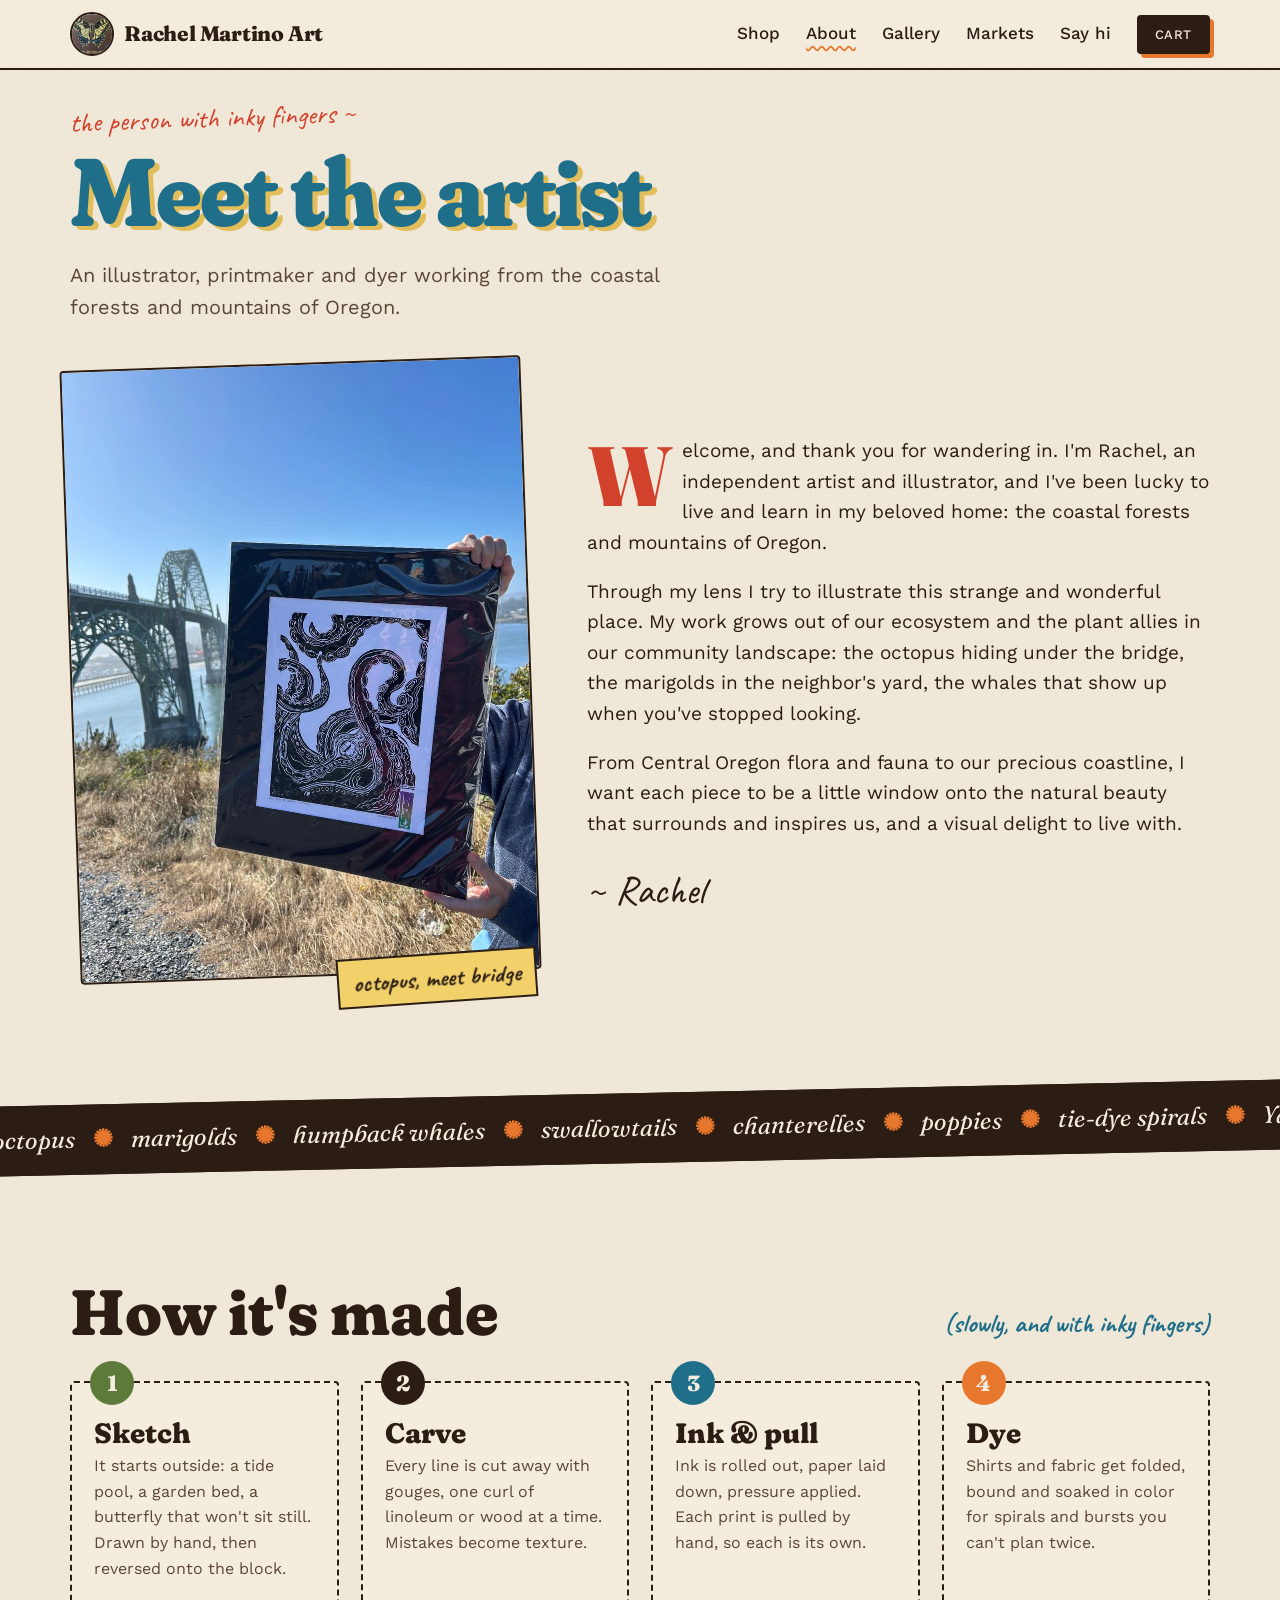
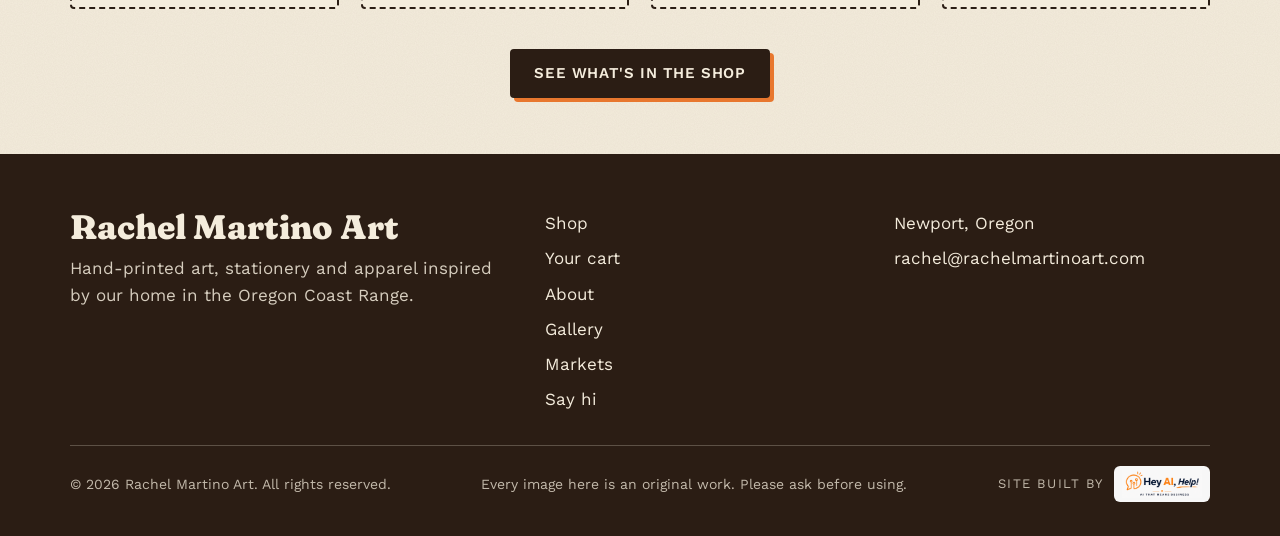
<file: public/about.html>
<!doctype html>
<html lang="en">
<head>
<meta charset="utf-8">
<meta name="viewport" content="width=device-width, initial-scale=1">
<title>About | Rachel Martino Art</title>
<meta name="description" content="Meet Rachel Martino, an independent artist and illustrator on the Oregon coast, and see how her block prints and hand-dyed pieces are made.">
<meta property="og:title" content="About | Rachel Martino Art">
<meta property="og:description" content="Meet Rachel Martino, an independent artist and illustrator on the Oregon coast, and see how her block prints and hand-dyed pieces are made.">
<meta property="og:image" content="https://rachelmartinoart.com/images/art/IMG_8684-1600.jpg">
<link rel="icon" href="images/logo.jpg">
<link rel="preconnect" href="https://fonts.googleapis.com">
<link rel="preconnect" href="https://fonts.gstatic.com" crossorigin>
<link href="https://fonts.googleapis.com/css2?family=Fraunces:ital,opsz,wght,SOFT,WONK@0,9..144,400..900,100,1;1,9..144,400..900,100,1&family=Caveat:wght@500;700&family=Work+Sans:wght@400;500;600&display=swap" rel="stylesheet">
<link rel="stylesheet" href="styles.css">
</head>
<body>

<header class="top">
  <div class="wrap">
    <a class="logo" href="index.html" aria-label="Rachel Martino Art home">
      <img src="images/logo.jpg" alt="">
      <span>Rachel Martino Art</span>
    </a>
    <a class="btn cart-btn cart-mobile" href="#" data-cart-open aria-label="Open cart"><svg width="18" height="18" viewBox="0 0 24 24" fill="none" stroke="currentColor" stroke-width="2.2" stroke-linecap="round" stroke-linejoin="round" aria-hidden="true"><path d="M5 8h14l-1.2 12H6.2z"/><path d="M9 8V6a3 3 0 0 1 6 0v2"/></svg><span class="count" data-cart-count hidden>0</span></a>
    <button class="menu-btn" aria-expanded="false" aria-controls="nav">Menu</button>
    <nav class="links" id="nav">
      <a href="shop.html">Shop</a>
      <a href="about.html" aria-current="page">About</a>
      <a href="gallery.html">Gallery</a>
      <a href="markets.html">Markets</a>
      <a href="contact.html">Say hi</a>
      <a class="btn cart-btn" href="#" data-cart-open>Cart <span class="count" data-cart-count hidden>0</span></a>
    </nav>
  </div>
</header>

<main>

  <div class="page-head">
    <div class="wrap">
      <span class="eyebrow">the person with inky fingers ~</span>
      <h1><span class="print l2" data-text="Meet the artist">Meet the artist</span></h1>
      <p>An illustrator, printmaker and dyer working from the coastal forests and mountains of Oregon.</p>
    </div>
  </div>
  <section class="about">
    <div class="wrap">
      <div class="pic">
        <img src="images/art/IMG_8623-900.jpg" alt="A framed octopus block print held up in front of the Yaquina Bay Bridge">
        <span class="hand">octopus, meet bridge</span>
      </div>
      <div>
        <p class="drop">Welcome, and thank you for wandering in. I'm Rachel, an independent artist and illustrator, and I've been lucky to live and learn in my beloved home: the coastal forests and mountains of Oregon.</p>
        <p>Through my lens I try to illustrate this strange and wonderful place. My work grows out of our ecosystem and the plant allies in our community landscape: the octopus hiding under the bridge, the marigolds in the neighbor's yard, the whales that show up when you've stopped looking.</p>
        <p>From Central Oregon flora and fauna to our precious coastline, I want each piece to be a little window onto the natural beauty that surrounds and inspires us, and a visual delight to live with.</p>
        <div class="sig">~ Rachel</div>
      </div>
    </div>
  </section>

  <div class="marquee" aria-hidden="true"><div class="track"><span>octopus</span><b>✺</b><span>marigolds</span><b>✺</b><span>humpback whales</span><b>✺</b><span>swallowtails</span><b>✺</b><span>chanterelles</span><b>✺</b><span>poppies</span><b>✺</b><span>tie-dye spirals</span><b>✺</b><span>Yaquina Bay</span><b>✺</b><span>octopus</span><b>✺</b><span>marigolds</span><b>✺</b><span>humpback whales</span><b>✺</b><span>swallowtails</span><b>✺</b><span>chanterelles</span><b>✺</b><span>poppies</span><b>✺</b><span>tie-dye spirals</span><b>✺</b><span>Yaquina Bay</span><b>✺</b></div></div>

  <section class="process">
    <div class="wrap">
      <div class="sec-head">
        <h2>How it's made</h2>
        <span class="hand">(slowly, and with inky fingers)</span>
      </div>
      <div class="steps">
        <div class="step" style="--c:var(--moss)"><h3>Sketch</h3><p>It starts outside: a tide pool, a garden bed, a butterfly that won't sit still. Drawn by hand, then reversed onto the block.</p></div>
        <div class="step" style="--c:var(--ink)"><h3>Carve</h3><p>Every line is cut away with gouges, one curl of linoleum or wood at a time. Mistakes become texture.</p></div>
        <div class="step" style="--c:var(--tide)"><h3>Ink &amp; pull</h3><p>Ink is rolled out, paper laid down, pressure applied. Each print is pulled by hand, so each is its own.</p></div>
        <div class="step" style="--c:var(--marigold)"><h3>Dye</h3><p>Shirts and fabric get folded, bound and soaked in color for spirals and bursts you can't plan twice.</p></div>
      </div>
      <div class="more"><a class="btn" href="shop.html">See what's in the shop</a></div>
    </div>
  </section>
</main>

<footer>
  <div class="wrap">
    <div>
      <h3>Rachel Martino Art</h3>
      <p style="margin:0;opacity:.85">Hand-printed art, stationery and apparel inspired by our home in the Oregon Coast Range.</p>
    </div>
    <div>
      <ul>
        <li><a href="shop.html">Shop</a></li>
        <li><a href="#" data-cart-open>Your cart</a></li>
        <li><a href="about.html">About</a></li>
        <li><a href="gallery.html">Gallery</a></li>
        <li><a href="markets.html">Markets</a></li>
        <li><a href="contact.html">Say hi</a></li>
      </ul>
    </div>
    <div>
      <ul>
        <li>Newport, Oregon</li>
        <li><a href="mailto:rachel@rachelmartinoart.com">rachel@rachelmartinoart.com</a></li>
      </ul>
    </div>
    <div class="fine">
      <span>© <span class="yr"></span> Rachel Martino Art. All rights reserved.</span>
      <span>Every image here is an original work. Please ask before using.</span>
      <span class="built-by">Site built by
        <a href="https://heyaihelp.com" target="_blank" rel="noopener" aria-label="Hey AI, Help! (opens HeyAIHelp.com)"><img src="images/heyaihelp-logo.png" alt="Hey AI, Help! AI that means business" width="440" height="154" loading="lazy"></a>
      </span>
    </div>
  </div>
</footer>

<script src="catalog.js"></script>
<script src="cart-math.js"></script>
<script src="site.js"></script>
</body>
</html>
</file>
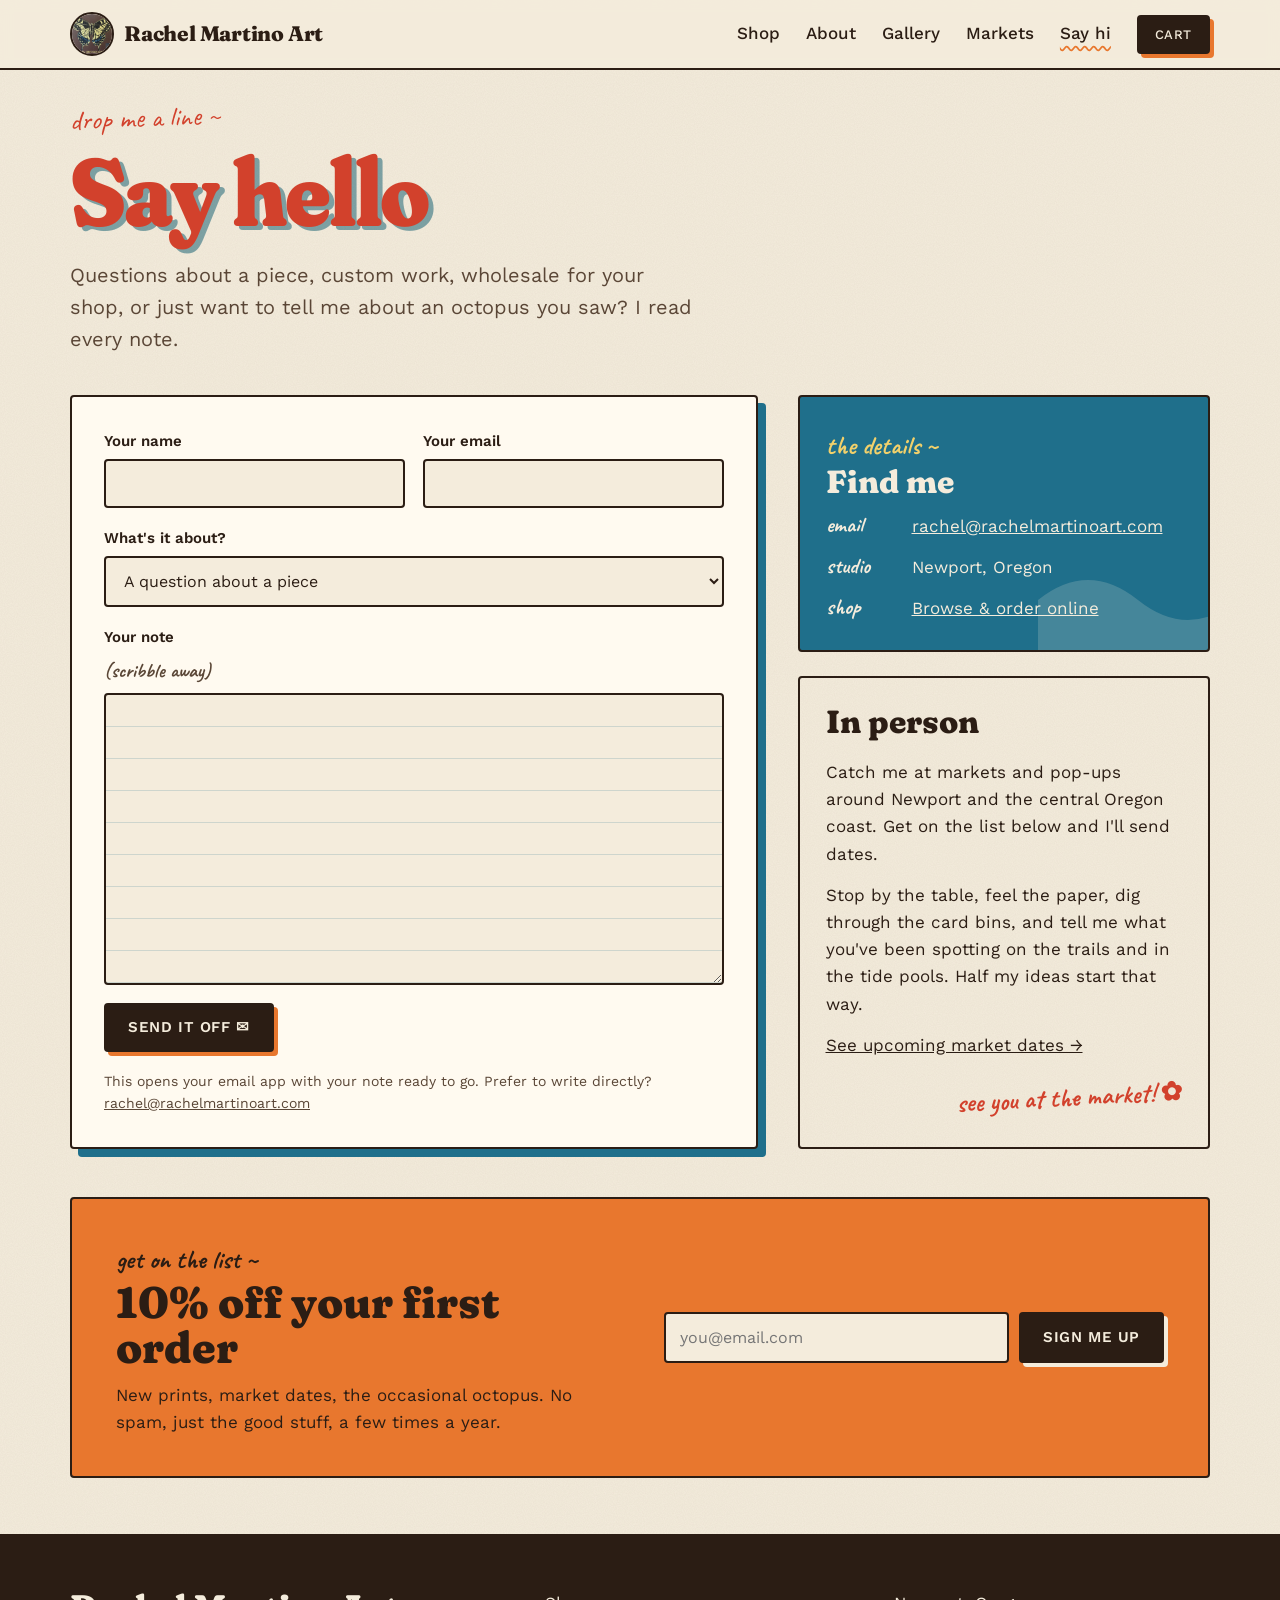
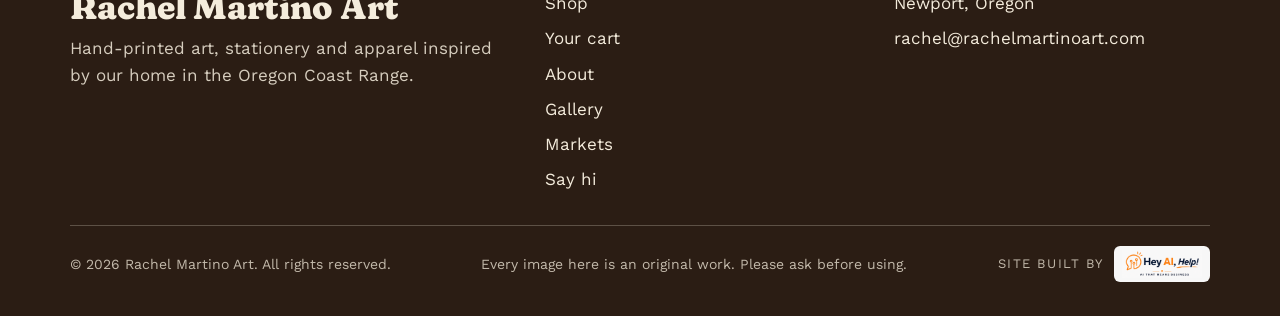
<file: public/contact.html>
<!doctype html>
<html lang="en">
<head>
<meta charset="utf-8">
<meta name="viewport" content="width=device-width, initial-scale=1">
<title>Say hi | Rachel Martino Art</title>
<meta name="description" content="Get in touch with Rachel Martino about prints, custom work, wholesale or markets on the Oregon coast.">
<meta property="og:title" content="Say hi | Rachel Martino Art">
<meta property="og:description" content="Get in touch with Rachel Martino about prints, custom work, wholesale or markets on the Oregon coast.">
<meta property="og:image" content="https://rachelmartinoart.com/images/art/IMG_8684-1600.jpg">
<link rel="icon" href="images/logo.jpg">
<link rel="preconnect" href="https://fonts.googleapis.com">
<link rel="preconnect" href="https://fonts.gstatic.com" crossorigin>
<link href="https://fonts.googleapis.com/css2?family=Fraunces:ital,opsz,wght,SOFT,WONK@0,9..144,400..900,100,1;1,9..144,400..900,100,1&family=Caveat:wght@500;700&family=Work+Sans:wght@400;500;600&display=swap" rel="stylesheet">
<link rel="stylesheet" href="styles.css">
</head>
<body>

<header class="top">
  <div class="wrap">
    <a class="logo" href="index.html" aria-label="Rachel Martino Art home">
      <img src="images/logo.jpg" alt="">
      <span>Rachel Martino Art</span>
    </a>
    <a class="btn cart-btn cart-mobile" href="#" data-cart-open aria-label="Open cart"><svg width="18" height="18" viewBox="0 0 24 24" fill="none" stroke="currentColor" stroke-width="2.2" stroke-linecap="round" stroke-linejoin="round" aria-hidden="true"><path d="M5 8h14l-1.2 12H6.2z"/><path d="M9 8V6a3 3 0 0 1 6 0v2"/></svg><span class="count" data-cart-count hidden>0</span></a>
    <button class="menu-btn" aria-expanded="false" aria-controls="nav">Menu</button>
    <nav class="links" id="nav">
      <a href="shop.html">Shop</a>
      <a href="about.html">About</a>
      <a href="gallery.html">Gallery</a>
      <a href="markets.html">Markets</a>
      <a href="contact.html" aria-current="page">Say hi</a>
      <a class="btn cart-btn" href="#" data-cart-open>Cart <span class="count" data-cart-count hidden>0</span></a>
    </nav>
  </div>
</header>

<main>

  <div class="page-head">
    <div class="wrap">
      <span class="eyebrow">drop me a line ~</span>
      <h1><span class="print l3" data-text="Say hello">Say hello</span></h1>
      <p>Questions about a piece, custom work, wholesale for your shop, or just want to tell me about an octopus you saw? I read every note.</p>
    </div>
  </div>
  <section class="contact">
    <div class="wrap">
      <div>
        <form class="note" id="contact-form">
          <div class="two">
            <label>Your name <input name="name" required autocomplete="name"></label>
            <label>Your email <input name="email" type="email" required autocomplete="email"></label>
          </div>
          <label>What's it about?
            <select name="topic">
              <option>A question about a piece</option>
              <option>Custom work or a commission</option>
              <option>Wholesale / stocking my work</option>
              <option>Markets &amp; events</option>
              <option>An order I placed</option>
              <option>Just saying hi</option>
            </select>
          </label>
          <label>Your note <span class="hand">(scribble away)</span>
            <textarea name="message" required></textarea>
          </label>
          <button class="btn" type="submit">Send it off ✉</button>
          <p class="fine">This opens your email app with your note ready to go. Prefer to write directly? <a href="mailto:rachel@rachelmartinoart.com">rachel@rachelmartinoart.com</a></p>
          <p class="sent" id="sent">thank you! I'll write back soon ✿</p>
        </form>
      </div>
      <aside class="side">
        <div class="panel sea">
          <span class="hand">the details ~</span>
          <h2>Find me</h2>
          <ul>
            <li><b>email</b><a href="mailto:rachel@rachelmartinoart.com">rachel@rachelmartinoart.com</a></li>
            <li><b>studio</b><span>Newport, Oregon</span></li>
            <li><b>shop</b><a href="shop.html">Browse &amp; order online</a></li>
          </ul>
          <svg class="wave" viewBox="0 0 100 100" aria-hidden="true"><path d="M0 60 Q25 40 50 60 T100 60 V100 H0Z" fill="#f4ecdc"/></svg>
        </div>
        <div class="panel">
          <h2>In person</h2>
          <p style="margin:8px 0 0">Catch me at markets and pop-ups around Newport and the central Oregon coast. Get on the list below and I'll send dates.</p>
          <p style="margin:14px 0 0">Stop by the table, feel the paper, dig through the card bins, and tell me what you've been spotting on the trails and in the tide pools. Half my ideas start that way.</p>
          <p style="margin:14px 0 0"><a href="markets.html">See upcoming market dates →</a></p>
          <span class="hand doodle" aria-hidden="true">see you at the market! ✿</span>
        </div>
      </aside>
    </div>

    <div class="wrap">
      <div class="panel sun band">
        <div>
          <span class="hand">get on the list ~</span>
          <h2>10% off your first order</h2>
          <p>New prints, market dates, the occasional octopus. No spam, just the good stuff, a few times a year.</p>
        </div>
        <div>
          <form class="list" id="list-form">
            <label for="email" class="sr">Email</label>
            <input id="email" type="email" required placeholder="you@email.com">
            <button class="btn" type="submit">Sign me up</button>
          </form>
          <p id="list-msg" class="hand" style="font-size:24px;margin:12px 0 0" hidden></p>
        </div>
      </div>
    </div>
  </section>
</main>

<footer>
  <div class="wrap">
    <div>
      <h3>Rachel Martino Art</h3>
      <p style="margin:0;opacity:.85">Hand-printed art, stationery and apparel inspired by our home in the Oregon Coast Range.</p>
    </div>
    <div>
      <ul>
        <li><a href="shop.html">Shop</a></li>
        <li><a href="#" data-cart-open>Your cart</a></li>
        <li><a href="about.html">About</a></li>
        <li><a href="gallery.html">Gallery</a></li>
        <li><a href="markets.html">Markets</a></li>
        <li><a href="contact.html">Say hi</a></li>
      </ul>
    </div>
    <div>
      <ul>
        <li>Newport, Oregon</li>
        <li><a href="mailto:rachel@rachelmartinoart.com">rachel@rachelmartinoart.com</a></li>
      </ul>
    </div>
    <div class="fine">
      <span>© <span class="yr"></span> Rachel Martino Art. All rights reserved.</span>
      <span>Every image here is an original work. Please ask before using.</span>
      <span class="built-by">Site built by
        <a href="https://heyaihelp.com" target="_blank" rel="noopener" aria-label="Hey AI, Help! (opens HeyAIHelp.com)"><img src="images/heyaihelp-logo.png" alt="Hey AI, Help! AI that means business" width="440" height="154" loading="lazy"></a>
      </span>
    </div>
  </div>
</footer>

<script src="catalog.js"></script>
<script src="cart-math.js"></script>
<script src="site.js"></script>
</body>
</html>
</file>
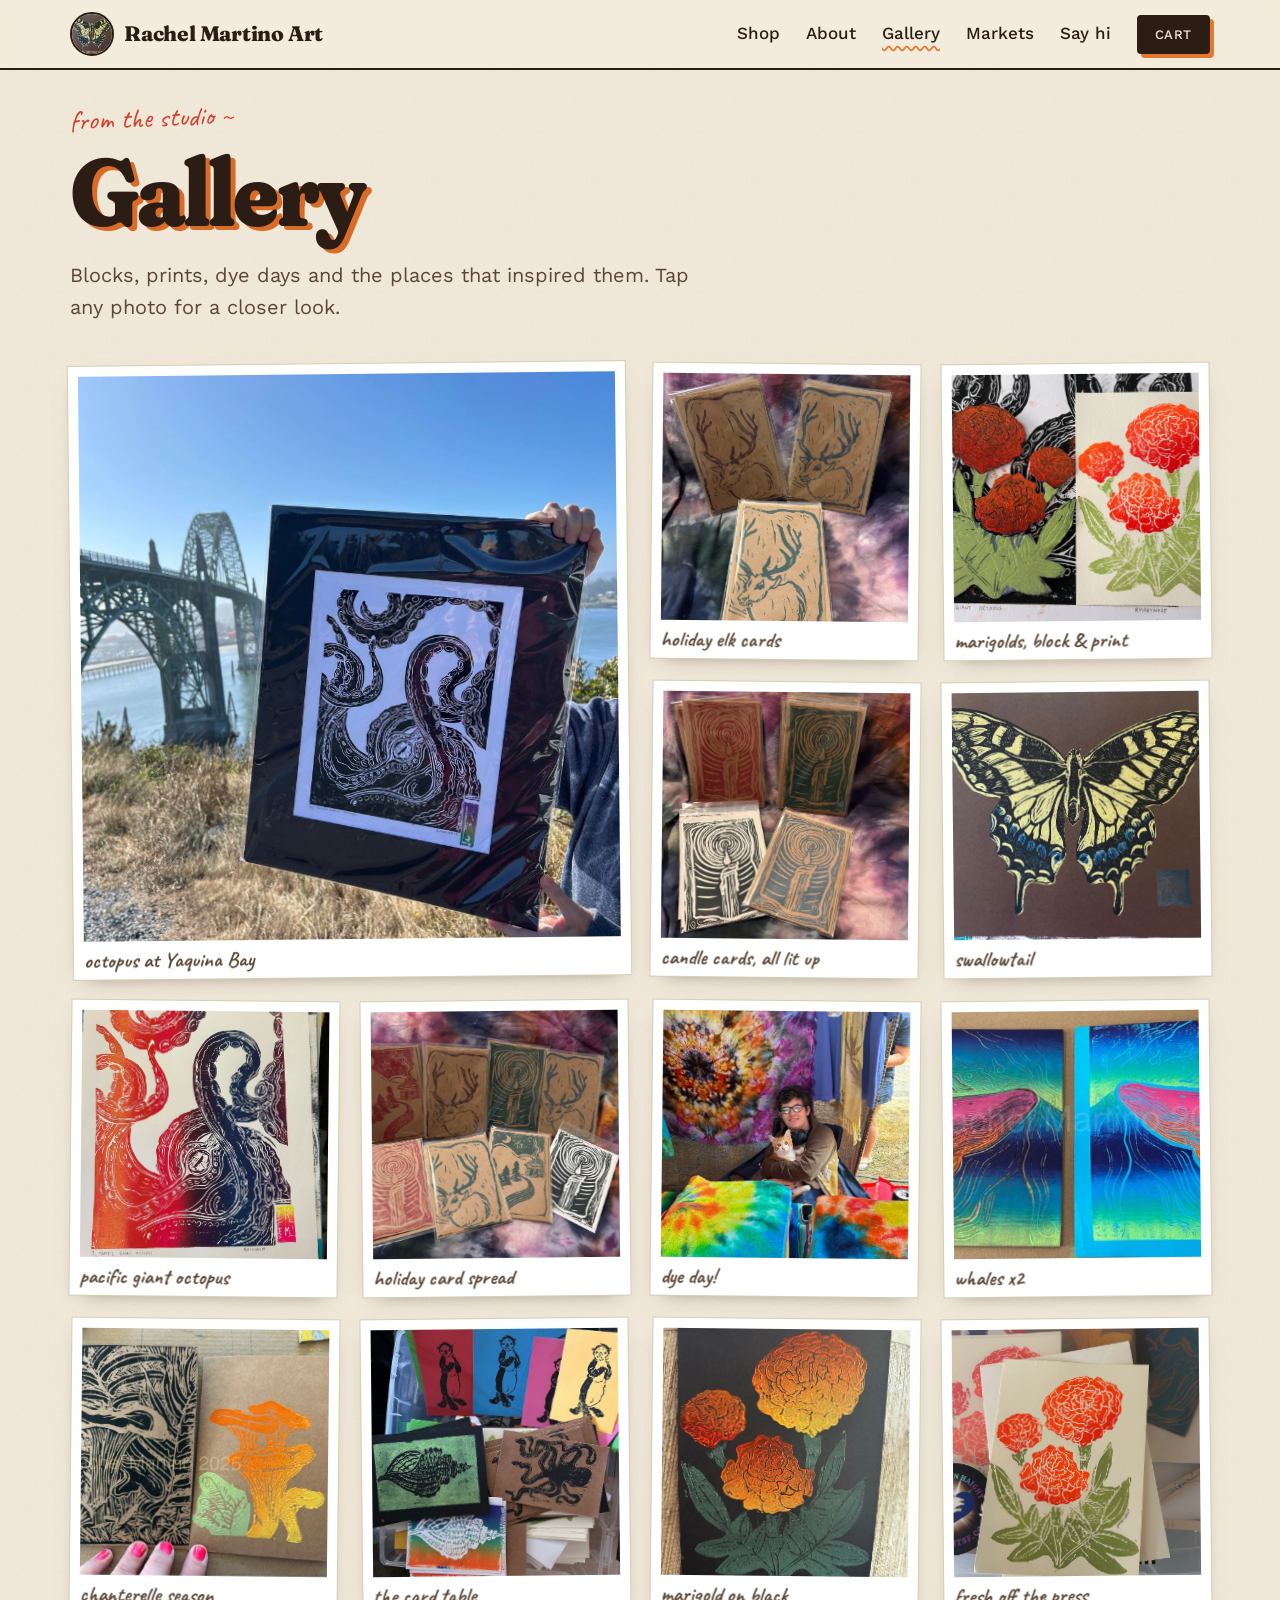
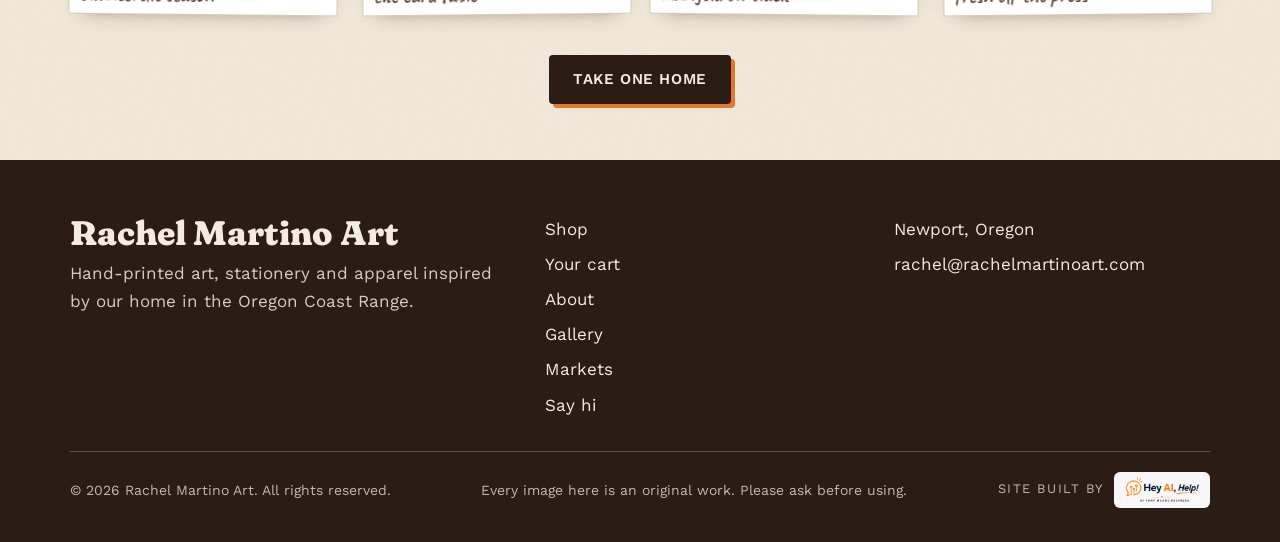
<file: public/gallery.html>
<!doctype html>
<html lang="en">
<head>
<meta charset="utf-8">
<meta name="viewport" content="width=device-width, initial-scale=1">
<title>Gallery | Rachel Martino Art</title>
<meta name="description" content="A gallery of Rachel Martino's hand-carved block prints, cards and tie-dye, from the studio and around the Oregon coast.">
<meta property="og:title" content="Gallery | Rachel Martino Art">
<meta property="og:description" content="A gallery of Rachel Martino's hand-carved block prints, cards and tie-dye, from the studio and around the Oregon coast.">
<meta property="og:image" content="https://rachelmartinoart.com/images/art/IMG_8684-1600.jpg">
<link rel="icon" href="images/logo.jpg">
<link rel="preconnect" href="https://fonts.googleapis.com">
<link rel="preconnect" href="https://fonts.gstatic.com" crossorigin>
<link href="https://fonts.googleapis.com/css2?family=Fraunces:ital,opsz,wght,SOFT,WONK@0,9..144,400..900,100,1;1,9..144,400..900,100,1&family=Caveat:wght@500;700&family=Work+Sans:wght@400;500;600&display=swap" rel="stylesheet">
<link rel="stylesheet" href="styles.css">
</head>
<body>

<header class="top">
  <div class="wrap">
    <a class="logo" href="index.html" aria-label="Rachel Martino Art home">
      <img src="images/logo.jpg" alt="">
      <span>Rachel Martino Art</span>
    </a>
    <a class="btn cart-btn cart-mobile" href="#" data-cart-open aria-label="Open cart"><svg width="18" height="18" viewBox="0 0 24 24" fill="none" stroke="currentColor" stroke-width="2.2" stroke-linecap="round" stroke-linejoin="round" aria-hidden="true"><path d="M5 8h14l-1.2 12H6.2z"/><path d="M9 8V6a3 3 0 0 1 6 0v2"/></svg><span class="count" data-cart-count hidden>0</span></a>
    <button class="menu-btn" aria-expanded="false" aria-controls="nav">Menu</button>
    <nav class="links" id="nav">
      <a href="shop.html">Shop</a>
      <a href="about.html">About</a>
      <a href="gallery.html" aria-current="page">Gallery</a>
      <a href="markets.html">Markets</a>
      <a href="contact.html">Say hi</a>
      <a class="btn cart-btn" href="#" data-cart-open>Cart <span class="count" data-cart-count hidden>0</span></a>
    </nav>
  </div>
</header>

<main>

  <div class="page-head">
    <div class="wrap">
      <span class="eyebrow">from the studio ~</span>
      <h1><span class="print " data-text="Gallery">Gallery</span></h1>
      <p>Blocks, prints, dye days and the places that inspired them. Tap any photo for a closer look.</p>
    </div>
  </div>
  <section class="gallery">
    <div class="wrap">
      <div class="cols" id="gallery-cols"></div>
      <div class="more"><a class="btn" href="shop.html">Take one home</a></div>
    </div>
  </section>
</main>

<footer>
  <div class="wrap">
    <div>
      <h3>Rachel Martino Art</h3>
      <p style="margin:0;opacity:.85">Hand-printed art, stationery and apparel inspired by our home in the Oregon Coast Range.</p>
    </div>
    <div>
      <ul>
        <li><a href="shop.html">Shop</a></li>
        <li><a href="#" data-cart-open>Your cart</a></li>
        <li><a href="about.html">About</a></li>
        <li><a href="gallery.html">Gallery</a></li>
        <li><a href="markets.html">Markets</a></li>
        <li><a href="contact.html">Say hi</a></li>
      </ul>
    </div>
    <div>
      <ul>
        <li>Newport, Oregon</li>
        <li><a href="mailto:rachel@rachelmartinoart.com">rachel@rachelmartinoart.com</a></li>
      </ul>
    </div>
    <div class="fine">
      <span>© <span class="yr"></span> Rachel Martino Art. All rights reserved.</span>
      <span>Every image here is an original work. Please ask before using.</span>
      <span class="built-by">Site built by
        <a href="https://heyaihelp.com" target="_blank" rel="noopener" aria-label="Hey AI, Help! (opens HeyAIHelp.com)"><img src="images/heyaihelp-logo.png" alt="Hey AI, Help! AI that means business" width="440" height="154" loading="lazy"></a>
      </span>
    </div>
  </div>
</footer>

<dialog id="lightbox">
  <button class="x" aria-label="Close">×</button>
  <img alt="">
  <p></p>
</dialog>

<script src="catalog.js"></script>
<script src="cart-math.js"></script>
<script src="site.js"></script>
</body>
</html>
</file>
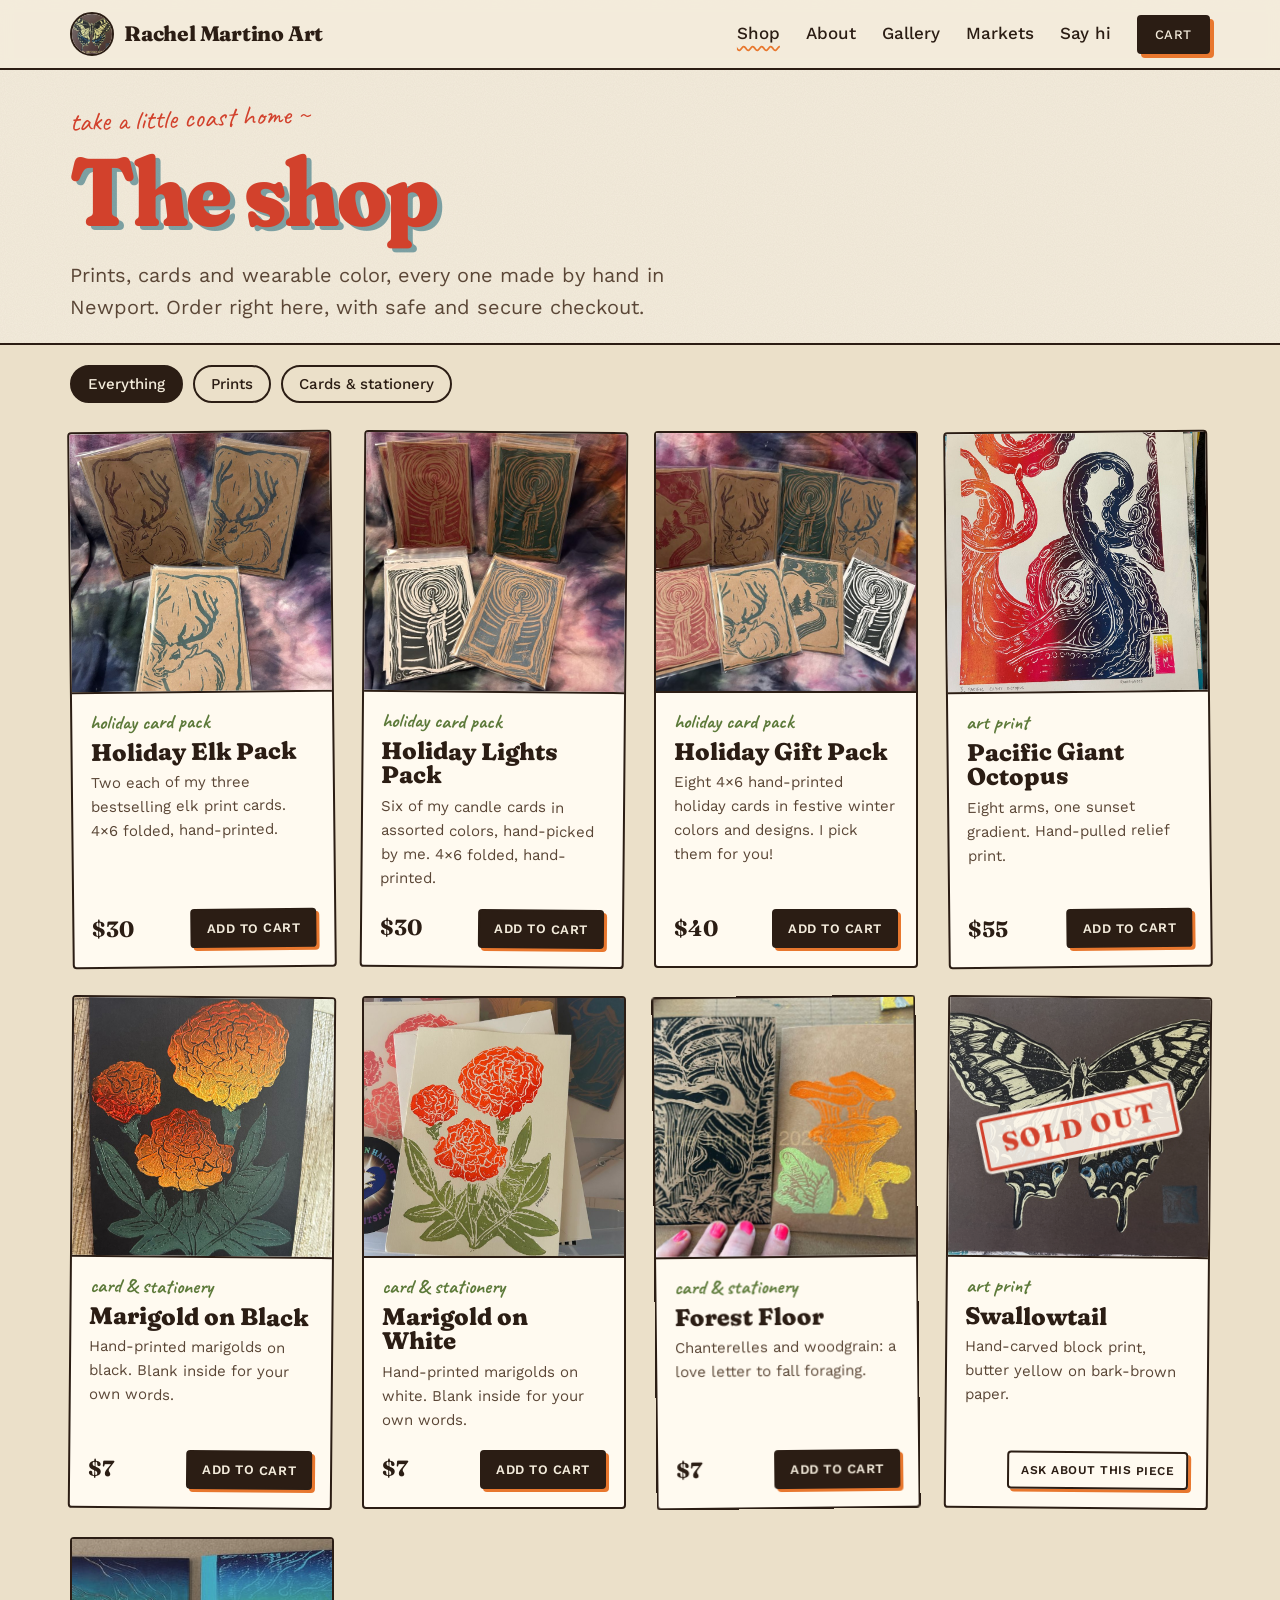
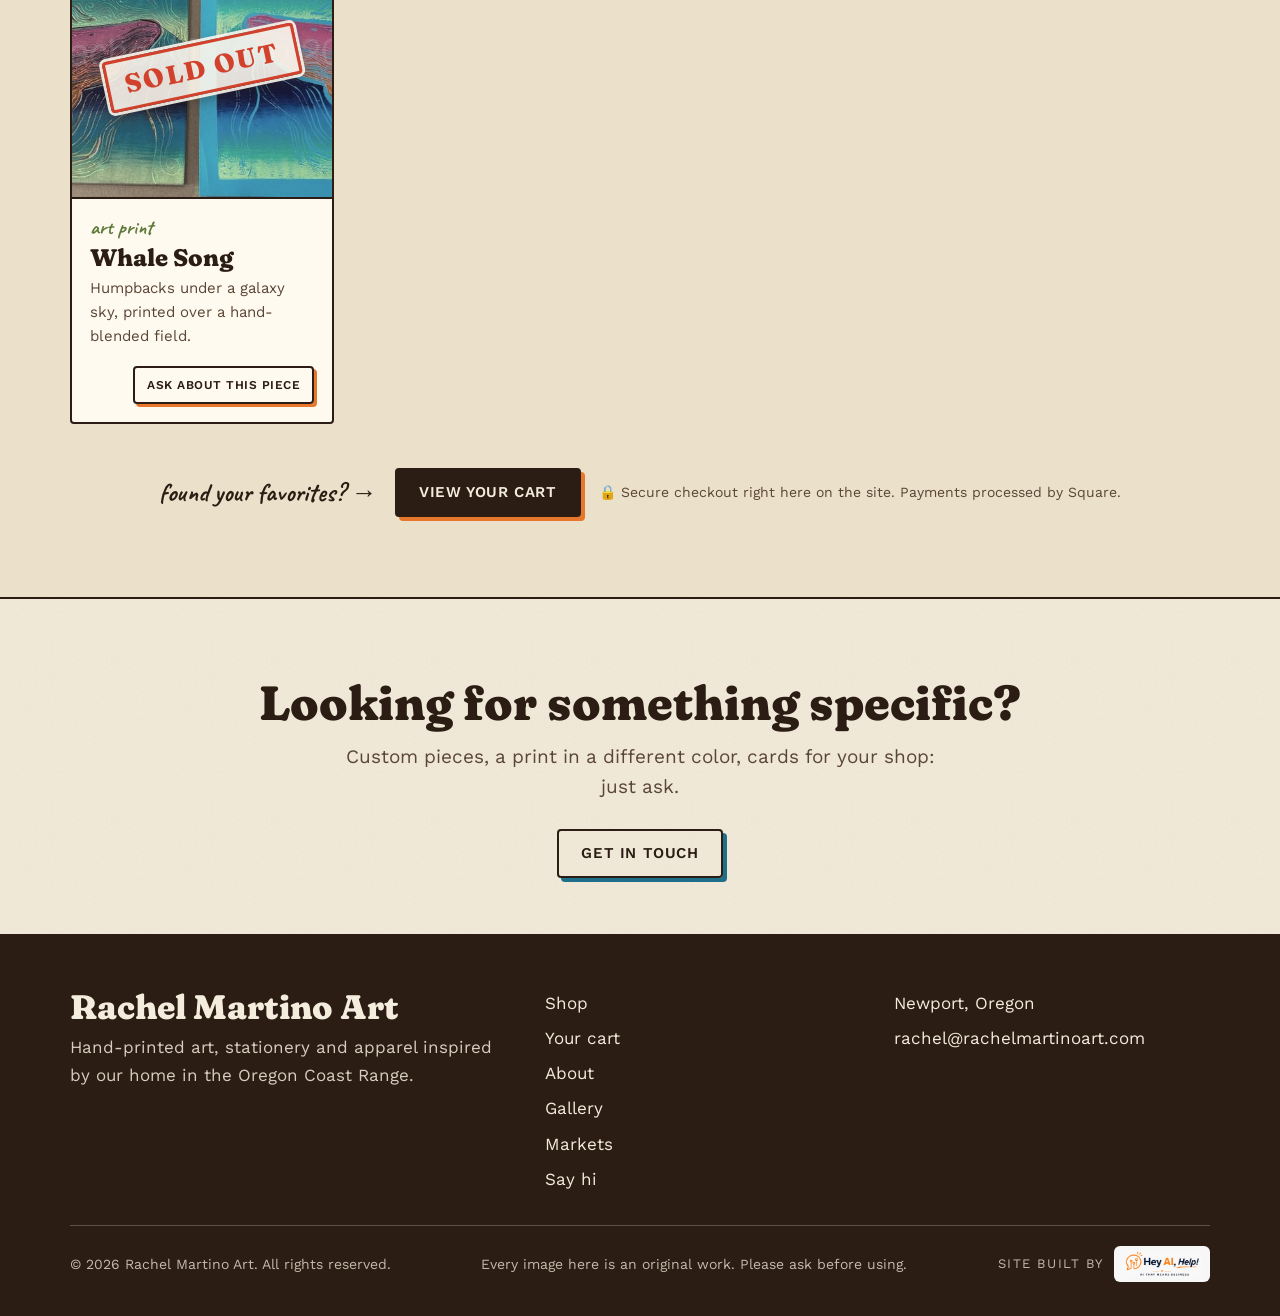
<file: public/shop.html>
<!doctype html>
<html lang="en">
<head>
<meta charset="utf-8">
<meta name="viewport" content="width=device-width, initial-scale=1">
<title>Shop | Rachel Martino Art</title>
<meta name="description" content="Shop hand-carved block prints, hand-printed cards and hand-dyed apparel by Rachel Martino. Order online with secure checkout.">
<meta property="og:title" content="Shop | Rachel Martino Art">
<meta property="og:description" content="Shop hand-carved block prints, hand-printed cards and hand-dyed apparel by Rachel Martino. Order online with secure checkout.">
<meta property="og:image" content="https://rachelmartinoart.com/images/art/IMG_8684-1600.jpg">
<link rel="icon" href="images/logo.jpg">
<link rel="preconnect" href="https://fonts.googleapis.com">
<link rel="preconnect" href="https://fonts.gstatic.com" crossorigin>
<link href="https://fonts.googleapis.com/css2?family=Fraunces:ital,opsz,wght,SOFT,WONK@0,9..144,400..900,100,1;1,9..144,400..900,100,1&family=Caveat:wght@500;700&family=Work+Sans:wght@400;500;600&display=swap" rel="stylesheet">
<link rel="stylesheet" href="styles.css">
</head>
<body>

<header class="top">
  <div class="wrap">
    <a class="logo" href="index.html" aria-label="Rachel Martino Art home">
      <img src="images/logo.jpg" alt="">
      <span>Rachel Martino Art</span>
    </a>
    <a class="btn cart-btn cart-mobile" href="#" data-cart-open aria-label="Open cart"><svg width="18" height="18" viewBox="0 0 24 24" fill="none" stroke="currentColor" stroke-width="2.2" stroke-linecap="round" stroke-linejoin="round" aria-hidden="true"><path d="M5 8h14l-1.2 12H6.2z"/><path d="M9 8V6a3 3 0 0 1 6 0v2"/></svg><span class="count" data-cart-count hidden>0</span></a>
    <button class="menu-btn" aria-expanded="false" aria-controls="nav">Menu</button>
    <nav class="links" id="nav">
      <a href="shop.html" aria-current="page">Shop</a>
      <a href="about.html">About</a>
      <a href="gallery.html">Gallery</a>
      <a href="markets.html">Markets</a>
      <a href="contact.html">Say hi</a>
      <a class="btn cart-btn" href="#" data-cart-open>Cart <span class="count" data-cart-count hidden>0</span></a>
    </nav>
  </div>
</header>

<main>

  <div class="page-head">
    <div class="wrap">
      <span class="eyebrow">take a little coast home ~</span>
      <h1><span class="print l3" data-text="The shop">The shop</span></h1>
      <p>Prints, cards and wearable color, every one made by hand in Newport. Order right here, with safe and secure checkout.</p>
    </div>
  </div>
  <section class="shop">
    <div class="wrap">
      <div class="chips" role="group" aria-label="Filter products">
        <button class="chip" aria-pressed="true" data-filter="all">Everything</button>
        <button class="chip" aria-pressed="false" data-filter="print">Prints</button>
        <button class="chip" aria-pressed="false" data-filter="card">Cards &amp; stationery</button>
        <button class="chip" aria-pressed="false" data-filter="apparel">Hand-dyed apparel</button>
      </div>
      <div class="grid" id="products"></div>
      <div class="shop-foot">
        <span class="hand">found your favorites? →</span>
        <a class="btn" href="#" data-cart-open>View your cart</a>
        <span class="secure">🔒 Secure checkout right here on the site. Payments processed by Square.</span>
      </div>
    </div>
  </section>

  <section>
    <div class="wrap" style="text-align:center">
      <h2 style="font-size:clamp(32px,4.5vw,48px)">Looking for something specific?</h2>
      <p style="font-size:19px;color:var(--ink-soft);max-width:50ch;margin:14px auto 26px">Custom pieces, a print in a different color, cards for your shop: just ask.</p>
      <a class="btn ghost" href="contact.html">Get in touch</a>
    </div>
  </section>
</main>

<footer>
  <div class="wrap">
    <div>
      <h3>Rachel Martino Art</h3>
      <p style="margin:0;opacity:.85">Hand-printed art, stationery and apparel inspired by our home in the Oregon Coast Range.</p>
    </div>
    <div>
      <ul>
        <li><a href="shop.html">Shop</a></li>
        <li><a href="#" data-cart-open>Your cart</a></li>
        <li><a href="about.html">About</a></li>
        <li><a href="gallery.html">Gallery</a></li>
        <li><a href="markets.html">Markets</a></li>
        <li><a href="contact.html">Say hi</a></li>
      </ul>
    </div>
    <div>
      <ul>
        <li>Newport, Oregon</li>
        <li><a href="mailto:rachel@rachelmartinoart.com">rachel@rachelmartinoart.com</a></li>
      </ul>
    </div>
    <div class="fine">
      <span>© <span class="yr"></span> Rachel Martino Art. All rights reserved.</span>
      <span>Every image here is an original work. Please ask before using.</span>
      <span class="built-by">Site built by
        <a href="https://heyaihelp.com" target="_blank" rel="noopener" aria-label="Hey AI, Help! (opens HeyAIHelp.com)"><img src="images/heyaihelp-logo.png" alt="Hey AI, Help! AI that means business" width="440" height="154" loading="lazy"></a>
      </span>
    </div>
  </div>
</footer>

<script src="catalog.js"></script>
<script src="cart-math.js"></script>
<script src="site.js"></script>
</body>
</html>
</file>
<file: public/styles.css>
:root{
  --paper:#f4ecdc;
  --paper-2:#ebe0c9;
  --ink:#2b1d14;        /* the brown from her current site, deepened */
  --ink-soft:#5a4636;
  --marigold:#e8772e;
  --poppy:#d2412c;
  --tide:#1f6f8b;
  --moss:#5d7a3a;
  --swallow:#f2d16b;
  --radius:4px;
}
*{box-sizing:border-box}
html{scroll-behavior:smooth;overflow-x:clip}
body{
  margin:0;background:var(--paper);color:var(--ink);overflow-x:clip;
  font:400 17px/1.6 "Work Sans",system-ui,sans-serif;
  /* faint paper grain */
  background-image:url("data:image/svg+xml,%3Csvg xmlns='http://www.w3.org/2000/svg' width='160' height='160'%3E%3Cfilter id='n'%3E%3CfeTurbulence type='fractalNoise' baseFrequency='.9' numOctaves='2' stitchTiles='stitch'/%3E%3CfeColorMatrix values='0 0 0 0 .17 0 0 0 0 .11 0 0 0 0 .08 0 0 0 .07 0'/%3E%3C/filter%3E%3Crect width='100%25' height='100%25' filter='url(%23n)'/%3E%3C/svg%3E");
}
img{max-width:100%;display:block}
a{color:inherit}
.wrap{max-width:1180px;margin:0 auto;padding:0 20px}
h1,h2,h3{font-family:Fraunces,Georgia,serif;font-variation-settings:"SOFT" 100,"WONK" 1;line-height:1.02;margin:0;font-weight:800}
.hand{font-family:Caveat,cursive;font-weight:700}
.sr{position:absolute;width:1px;height:1px;overflow:hidden;clip:rect(0 0 0 0)}
[hidden]{display:none !important}

/* ---------- buttons ---------- */
.btn{
  display:inline-flex;align-items:center;gap:.5em;
  font:600 15px/1 "Work Sans",sans-serif;letter-spacing:.04em;text-transform:uppercase;text-decoration:none;
  padding:15px 22px;border:2px solid var(--ink);border-radius:var(--radius);
  background:var(--ink);color:var(--paper);cursor:pointer;
  box-shadow:4px 4px 0 var(--marigold);transition:transform .15s,box-shadow .15s;
}
.btn:hover{transform:translate(-2px,-2px);box-shadow:6px 6px 0 var(--marigold)}
.btn:active{transform:translate(2px,2px);box-shadow:1px 1px 0 var(--marigold)}
.btn.ghost{background:transparent;color:var(--ink);box-shadow:4px 4px 0 var(--tide)}
.btn.ghost:hover{box-shadow:6px 6px 0 var(--tide)}
.btn.light{color:var(--paper);border-color:var(--paper);box-shadow:4px 4px 0 var(--swallow)}

/* ---------- header ---------- */
header.top{
  position:sticky;top:0;z-index:20;
  background:color-mix(in srgb,var(--paper) 92%,transparent);backdrop-filter:blur(6px);
  border-bottom:2px solid var(--ink);
}
.top .wrap{display:flex;align-items:center;justify-content:space-between;height:68px;gap:16px}
.logo{display:flex;align-items:center;gap:10px;text-decoration:none}
.logo img{width:44px;height:44px;object-fit:cover;border-radius:50%;border:2px solid var(--ink)}
.logo span{font-family:Fraunces,serif;font-weight:800;font-size:21px;letter-spacing:-.01em}
nav.links{display:flex;gap:26px;align-items:center}
nav.links a{text-decoration:none;font-weight:500}
nav.links a:not(.btn):hover,
nav.links a[aria-current="page"]{text-decoration:underline wavy var(--marigold);text-underline-offset:6px}
nav.links .btn{padding:11px 16px;font-size:13px}
.menu-btn{display:none;background:none;border:2px solid var(--ink);border-radius:var(--radius);padding:8px 10px;font:600 14px "Work Sans";cursor:pointer;color:var(--ink)}
@media (max-width:860px){
  .menu-btn{display:block}
  nav.links{display:none;position:absolute;top:68px;left:0;right:0;flex-direction:column;gap:0;background:var(--paper);border-bottom:2px solid var(--ink)}
  nav.links.open{display:flex}
  nav.links a{padding:16px 20px;width:100%;border-top:1px dashed var(--ink-soft)}
  nav.links .btn{margin:14px 20px;width:auto;justify-content:center}
}

/* ---------- hero (home) ---------- */
.hero{padding:32px 0 40px;overflow:hidden}
.hero .wrap{display:grid;grid-template-columns:1.1fr .9fr;gap:48px;align-items:center}
.eyebrow{font-family:Caveat,cursive;font-size:28px;color:var(--poppy);transform:rotate(-2deg);display:inline-block;margin-bottom:2px}
.hero h1{font-size:clamp(46px,7.6vw,104px);letter-spacing:-.02em}
/* misregistered two-color print */
.print{position:relative;display:inline-block;color:var(--ink)}
.print::before{
  content:attr(data-text);position:absolute;left:0;top:0;z-index:-1;
  color:var(--marigold);transform:translate(5px,4px);mix-blend-mode:multiply;
}
.l2{color:var(--tide)} .l2::before{color:var(--swallow)}
.l3{color:var(--poppy)} .l3::before{color:var(--tide);opacity:.55}
.hero p.lede{font-size:20px;max-width:34ch;margin:26px 0 30px;color:var(--ink-soft)}
.ctas{display:flex;flex-wrap:wrap;gap:16px}
.hero-art{position:relative;justify-self:center;width:min(100%,460px)}
.hero-art .frame{
  background:#fff;padding:14px 14px 54px;border:1px solid #d8ccb4;
  box-shadow:0 18px 40px -18px rgba(43,29,20,.55);transform:rotate(2.5deg);
}
.hero-art .frame img{aspect-ratio:4/3;object-fit:cover;width:100%}
.hero-art .frame .hand{position:absolute;bottom:12px;left:22px;font-size:26px;color:var(--ink-soft)}
.tape{position:absolute;width:110px;height:30px;background:rgba(242,209,107,.75);top:-12px;left:50%;transform:translateX(-50%) rotate(-4deg);box-shadow:0 1px 2px rgba(0,0,0,.1)}
.stamp{
  position:absolute;right:-18px;top:-26px;width:118px;height:118px;border-radius:50%;
  background:var(--poppy);color:var(--paper);display:grid;place-items:center;text-align:center;
  font:700 22px/1.05 Caveat,cursive;transform:rotate(12deg);border:3px dashed var(--paper);outline:3px solid var(--poppy);
}
@media (max-width:820px){
  .hero{padding:20px 0 24px}
  .hero .wrap{grid-template-columns:1fr;gap:42px}
  .stamp{right:-4px;width:96px;height:96px;font-size:18px}
}

/* ---------- inner page header ---------- */
.page-head{padding:26px 0 20px}
@media (max-width:820px){.page-head{padding-top:18px}}
.page-head h1{font-size:clamp(48px,8vw,96px);letter-spacing:-.02em}
.page-head p{font-size:20px;max-width:52ch;color:var(--ink-soft);margin:18px 0 0}

/* ---------- marquee ---------- */
.marquee{background:var(--ink);color:var(--paper);border-block:2px solid var(--ink);overflow:hidden;white-space:nowrap;transform:rotate(-1.2deg);margin:36px -2%;width:104%}
.marquee .track{display:inline-block;padding:14px 0;animation:scroll 38s linear infinite;font-family:Fraunces,serif;font-style:italic;font-size:24px}
.marquee .track span{margin:0 18px}
.marquee .track b{color:var(--marigold);font-style:normal}
@keyframes scroll{to{transform:translateX(-50%)}}
@media (prefers-reduced-motion:reduce){.marquee .track{animation:none}}

/* ---------- sections ---------- */
section{padding:80px 0}
.page-head + section{padding-top:20px}
.sec-head{display:flex;justify-content:space-between;align-items:end;gap:20px;flex-wrap:wrap;margin-bottom:36px}
.sec-head h2{font-size:clamp(38px,5.5vw,64px)}
.sec-head .hand{font-size:26px;color:var(--tide)}
.more{margin-top:40px;display:flex;justify-content:center}

/* about */
.about .wrap{display:grid;grid-template-columns:.85fr 1.15fr;gap:56px;align-items:center}
.about .pic{position:relative}
.about .pic img{border:2px solid var(--ink);border-radius:var(--radius);aspect-ratio:3/4;object-fit:cover;width:100%;transform:rotate(-2deg)}
.about .pic .hand{position:absolute;bottom:-26px;right:-6px;background:var(--swallow);padding:4px 14px;font-size:24px;transform:rotate(-4deg);border:2px solid var(--ink)}
.about p{font-size:19px;max-width:56ch}
.about p.drop::first-letter{font-family:Fraunces,serif;font-weight:900;float:left;font-size:84px;line-height:.8;padding:6px 10px 0 0;color:var(--poppy)}
.sig{font-family:Caveat,cursive;font-size:40px;color:var(--ink);margin-top:10px}
@media (max-width:820px){.about .wrap{grid-template-columns:1fr;gap:48px}.about .pic{max-width:380px}}

/* shop */
.shop{background:var(--paper-2);border-block:2px solid var(--ink)}
.chips{display:flex;flex-wrap:wrap;gap:10px;margin-bottom:28px}
.chip{font:500 15px "Work Sans";padding:8px 16px;border:2px solid var(--ink);border-radius:999px;background:transparent;color:var(--ink);cursor:pointer}
.chip[aria-pressed="true"]{background:var(--ink);color:var(--paper)}
.grid{display:grid;grid-template-columns:repeat(auto-fill,minmax(250px,1fr));gap:28px}
.card{background:#fffaf0;border:2px solid var(--ink);border-radius:var(--radius);display:flex;flex-direction:column;transition:transform .2s}
.card:nth-child(3n+1){transform:rotate(-.6deg)}
.card:nth-child(3n+2){transform:rotate(.5deg)}
.card:hover{transform:rotate(0) translateY(-4px)}
.card .img{aspect-ratio:1;overflow:hidden;border-bottom:2px solid var(--ink);background:var(--paper)}
.card .img img{width:100%;height:100%;object-fit:cover;transition:transform .5s}
.card:hover .img img{transform:scale(1.05)}
.card .body{padding:16px 18px 18px;display:flex;flex-direction:column;gap:6px;flex:1}
.card .kind{font:700 20px Caveat,cursive;color:var(--moss)}
.card h3{font-size:24px}
.card p{margin:0;color:var(--ink-soft);font-size:15px;flex:1}
.card .row{display:flex;justify-content:space-between;align-items:center;margin-top:12px;gap:10px}
.card .price{font-family:Fraunces,serif;font-weight:700;font-size:22px}
.card .btn{padding:11px 14px;font-size:13px;box-shadow:3px 3px 0 var(--marigold)}
.shop-foot{margin-top:44px;display:flex;flex-wrap:wrap;gap:18px;align-items:center;justify-content:center;text-align:center}
.shop-foot .hand{font-size:26px}
.secure{font-size:14px;color:var(--ink-soft);display:flex;gap:6px;align-items:center}

/* process */
.steps{display:grid;grid-template-columns:repeat(4,1fr);gap:22px;counter-reset:s}
.step{border:2px dashed var(--ink);border-radius:var(--radius);padding:24px 22px 26px;position:relative;background:var(--paper)}
.step::before{counter-increment:s;content:counter(s);position:absolute;top:-22px;left:18px;width:44px;height:44px;border-radius:50%;display:grid;place-items:center;font:800 22px Fraunces,serif;color:var(--paper);background:var(--c,var(--ink))}
.step h3{font-size:28px;margin:12px 0 6px}
.step p{margin:0;color:var(--ink-soft);font-size:16px}
@media (max-width:900px){.steps{grid-template-columns:1fr 1fr;row-gap:40px}}
@media (max-width:520px){.steps{grid-template-columns:1fr}}

/* gallery: even grid, two big featured tiles */
.gallery .cols{display:grid;grid-template-columns:repeat(4,minmax(0,1fr));grid-auto-flow:dense;gap:22px}
.gallery figure{margin:0;display:flex;flex-direction:column;background:#fff;padding:10px 10px 6px;border:1px solid #d8ccb4;box-shadow:0 8px 20px -14px rgba(43,29,20,.6)}
.gallery figure.big{grid-column:span 2;grid-row:span 2}
.gallery figure:nth-child(odd){transform:rotate(-.6deg)}
.gallery figure:nth-child(even){transform:rotate(.6deg)}
.gallery button{all:unset;cursor:zoom-in;display:block;position:relative;aspect-ratio:1;overflow:hidden}
.gallery figure.big button{flex:1;aspect-ratio:auto;min-height:0}
.gallery img{width:100%;height:100%;object-fit:cover;transition:transform .5s}
.gallery figure.big img{position:absolute;inset:0}
.gallery button:hover img{transform:scale(1.04)}
.gallery figcaption{font:700 21px Caveat,cursive;color:var(--ink-soft);padding-top:6px;white-space:nowrap;overflow:hidden;text-overflow:ellipsis}
@media (max-width:900px){
  .gallery .cols{grid-template-columns:repeat(2,minmax(0,1fr));gap:16px}
  .gallery figure.big{grid-row:auto}
  .gallery figure.big button{flex:none;aspect-ratio:4/3}
}
@media (max-width:420px){.gallery .cols{gap:12px}.gallery figure{padding:6px 6px 2px}.gallery figcaption{font-size:18px}}

/* panels (in person + list) */
.duo .wrap{display:grid;grid-template-columns:1fr 1fr;gap:28px}
.panel{border:2px solid var(--ink);border-radius:var(--radius);padding:36px 32px;position:relative;overflow:hidden}
.panel h2{font-size:clamp(32px,4vw,44px);margin-bottom:12px}
.panel.sea{background:var(--tide);color:var(--paper)}
.panel.sea .hand{color:var(--swallow);font-size:26px}
.panel.sun{background:var(--marigold)}
.panel.sun .hand{font-size:26px}
.panel .wave{position:absolute;right:-30px;bottom:-30px;width:200px;opacity:.18}
form.list{display:flex;gap:10px;flex-wrap:wrap;margin-top:18px}
form.list input{flex:1 1 220px;padding:14px;border:2px solid var(--ink);border-radius:var(--radius);font:16px "Work Sans";background:var(--paper)}
form.list .btn{box-shadow:4px 4px 0 var(--paper)}
@media (max-width:820px){.duo .wrap{grid-template-columns:1fr}}

/* contact */
.contact .wrap:first-child{display:grid;grid-template-columns:1.25fr .75fr;gap:40px;align-items:stretch}
.contact .band{margin-top:48px;display:grid;grid-template-columns:1fr 1fr;gap:16px 48px;align-items:center;padding:40px 44px}
.contact .band p{margin:0}
.contact .band form.list{margin-top:0}
.side .panel:last-child{flex:1;display:flex;flex-direction:column}
/* form stretches to the side column's height; the extra goes to the message box */
.contact .wrap:first-child > div{display:flex}
.contact form.note{flex:1;grid-template-rows:auto auto 1fr auto auto}
.contact form.note label:has(textarea){grid-template-rows:auto auto 1fr}
.contact form.note label:has(textarea) textarea{height:100%;align-self:stretch}
.side .doodle{margin-top:auto;padding-top:18px;font-size:26px;color:var(--poppy);transform:rotate(-3deg);align-self:flex-end}
@media (max-width:860px){.contact .band{grid-template-columns:1fr;padding:28px 24px}}
form.note{
  background:#fffaf0;border:2px solid var(--ink);border-radius:var(--radius);padding:32px;
  box-shadow:8px 8px 0 var(--tide);display:grid;gap:18px;min-width:0;
}
form.note .two{display:grid;grid-template-columns:minmax(0,1fr) minmax(0,1fr);gap:18px}
form.note label{display:grid;gap:6px;font-weight:600;font-size:15px}
form.note label span.hand{font-weight:700;font-size:20px;color:var(--ink-soft)}
form.note input,form.note select,form.note textarea{
  font:16px "Work Sans";color:var(--ink);background:var(--paper);
  border:2px solid var(--ink);border-radius:var(--radius);padding:13px 14px;width:100%;
}
form.note textarea{min-height:170px;resize:vertical;
  background-image:repeating-linear-gradient(transparent 0 31px,rgba(31,111,139,.18) 31px 32px);line-height:32px;padding-top:6px}
form.note .btn{justify-self:start}
form.note .fine{font-size:14px;color:var(--ink-soft);margin:0}
.sent{display:none;font:700 28px Caveat,cursive;color:var(--moss)}
.sent.show{display:block}
.side{display:flex;flex-direction:column;gap:24px}
.side .panel{padding:28px 26px}
.side .panel h2{font-size:32px}
.side ul{list-style:none;padding:0;margin:0;display:grid;gap:12px}
.side li{display:flex;gap:12px;align-items:baseline}
.side li b{font:700 22px Caveat,cursive;min-width:74px}
@media (max-width:860px){.contact .wrap:first-child{grid-template-columns:minmax(0,1fr)}form.note .two{grid-template-columns:minmax(0,1fr)}form.note{padding:22px}}

/* footer */
footer{background:var(--ink);color:var(--paper);padding:56px 0 34px;margin-top:0}
/* last block before the footer gets a shorter bottom */
main > section:last-child,main > .checkout{padding-bottom:56px}
@media (max-width:820px){main > section:last-child,main > .checkout{padding-bottom:40px}}
footer .wrap{display:grid;grid-template-columns:1.4fr 1fr 1fr;gap:32px}
footer h3{font-size:34px;margin-bottom:10px}
footer a{text-decoration:none}
footer a:hover{color:var(--swallow)}
footer ul{list-style:none;margin:0;padding:0;display:grid;gap:8px}
footer .fine{grid-column:1/-1;border-top:1px solid rgba(244,236,220,.25);padding-top:20px;font-size:14px;color:rgba(244,236,220,.75);display:flex;justify-content:space-between;align-items:center;flex-wrap:wrap;gap:10px 24px}
.built-by{display:flex;align-items:center;gap:10px;font-size:13px;letter-spacing:.12em;text-transform:uppercase;white-space:nowrap}
.built-by a{display:block;background:#f7f7f7;border-radius:6px;padding:4px 8px;transition:transform .2s,box-shadow .2s}
.built-by a:hover{transform:translateY(-2px);box-shadow:0 8px 20px rgba(0,0,0,.4)}
.built-by img{height:28px;width:80px;max-width:none}
@media (max-width:820px){footer .wrap{grid-template-columns:1fr}}

/* lightbox */
dialog{border:none;padding:0;background:transparent;max-width:92vw}
dialog::backdrop{background:rgba(43,29,20,.85)}
dialog img{max-height:84vh;width:auto;border:10px solid #fff}
dialog p{color:var(--paper);font:700 26px Caveat,cursive;text-align:center;margin:10px 0 0}
dialog .x{position:fixed;top:16px;right:20px;background:var(--paper);border:2px solid var(--ink);border-radius:50%;width:44px;height:44px;font-size:22px;cursor:pointer}

:focus-visible{outline:3px solid var(--tide);outline-offset:3px}

/* ---------- cart button + drawer ---------- */
.cart-btn{position:relative}
.cart-btn .count{display:inline-grid;place-items:center;min-width:22px;height:22px;padding:0 6px;border-radius:999px;background:var(--marigold);color:var(--ink);font-size:12px;letter-spacing:0}
.cart-btn .count[hidden]{display:none}
.top .cart-mobile{display:none}
@media (max-width:860px){.top .cart-mobile{display:inline-flex;margin-left:auto;padding:9px 12px;font-size:13px}}
.btn.added{background:var(--moss);border-color:var(--moss)}
.drawer-scrim{position:fixed;inset:0;background:rgba(43,29,20,.55);z-index:40}
.drawer{
  position:fixed;top:0;right:0;bottom:0;width:min(420px,100%);z-index:41;
  background:var(--paper);border-left:2px solid var(--ink);display:flex;flex-direction:column;
  transform:translateX(105%);transition:transform .3s ease;visibility:hidden;
}
.drawer.open{transform:none;visibility:visible}
.drawer-head{display:flex;justify-content:space-between;align-items:center;padding:20px 22px;border-bottom:2px solid var(--ink)}
.drawer-head h2{font-size:32px}
.drawer .x{background:var(--paper);border:2px solid var(--ink);border-radius:50%;width:40px;height:40px;font-size:20px;cursor:pointer;color:var(--ink)}
.drawer-body{flex:1;overflow:auto;padding:8px 22px}
.line{display:grid;grid-template-columns:64px 1fr auto;gap:14px;align-items:center;padding:14px 0;border-bottom:1px dashed var(--ink-soft)}
.line img{width:64px;height:64px;object-fit:cover;border:2px solid var(--ink);border-radius:var(--radius)}
.line b{font-family:Fraunces,serif;font-size:18px}
.line .amt{font-family:Fraunces,serif;font-weight:700;font-size:18px}
.qty{display:inline-flex;align-items:center;gap:10px;margin-top:6px;border:2px solid var(--ink);border-radius:999px;padding:2px}
.qty button{width:28px;height:28px;border:none;border-radius:50%;background:transparent;font-size:18px;cursor:pointer;color:var(--ink)}
.qty button:hover{background:var(--paper-2)}
.qty span{min-width:16px;text-align:center;font-weight:600}
.empty{font-size:26px;text-align:center;color:var(--ink-soft);margin:40px 0 20px}
.drawer-foot{padding:18px 22px 24px;border-top:2px solid var(--ink);background:var(--paper-2)}
.drawer-foot:empty{display:none}
.sum{display:flex;justify-content:space-between;font-size:18px}
.sum b{font-family:Fraunces,serif;font-size:22px}
.drawer-foot .note{font-size:14px;color:var(--ink-soft);margin:6px 0 16px}
.checkout-btn{width:100%;justify-content:center}

/* ---------- checkout ---------- */
.checkout .wrap{display:grid;grid-template-columns:minmax(0,1.2fr) minmax(0,.8fr);gap:40px;align-items:start}
.checkout fieldset{border:2px solid var(--ink);border-radius:var(--radius);background:#fffaf0;padding:24px 26px 26px;margin:0 0 24px;display:grid;gap:16px;min-width:0}
.checkout legend{font-family:Fraunces,serif;font-weight:800;font-size:26px;padding:0 10px;margin-left:-10px}
.checkout label{display:grid;gap:6px;font-weight:600;font-size:15px}
.checkout input:not([type=radio]),.checkout select{font:16px "Work Sans";color:var(--ink);background:var(--paper);border:2px solid var(--ink);border-radius:var(--radius);padding:12px 14px;width:100%}
.checkout .two{display:grid;grid-template-columns:minmax(0,1fr) minmax(0,1fr);gap:16px}
.checkout .three{display:grid;grid-template-columns:minmax(0,2fr) minmax(0,1fr) minmax(0,1fr);gap:16px}
.ship-opts{display:grid;gap:10px}
.ship-opts label{display:flex;gap:12px;align-items:center;font-weight:500;border:2px solid var(--ink);border-radius:var(--radius);padding:14px;background:var(--paper);cursor:pointer}
.ship-opts label:has(input:checked){background:var(--swallow)}
.ship-opts input{accent-color:var(--ink);width:18px;height:18px}
.ship-opts .p{margin-left:auto;font-family:Fraunces,serif;font-weight:700}
#card-container{min-height:90px}
.pay-btn{width:100%;justify-content:center;font-size:17px;padding:18px}
.pay-btn[disabled]{opacity:.55;cursor:wait;transform:none}
.pay-msg{font-size:15px;margin:0}
.pay-msg.err{color:var(--poppy);font-weight:600}
.secure-note{font-size:14px;color:var(--ink-soft);display:flex;gap:8px;align-items:center;margin:0}
.summary{position:sticky;top:92px;border:2px solid var(--ink);border-radius:var(--radius);background:var(--paper-2);padding:24px;box-shadow:8px 8px 0 var(--marigold)}
.summary h2{font-size:28px;margin-bottom:6px}
.summary .sum{margin-top:10px;font-size:16px}
.summary .sum.total{border-top:2px solid var(--ink);padding-top:12px;font-size:20px}
.summary .edit{font-size:14px}
.thanks{text-align:center;padding:40px 0 20px}
.thanks h2{font-size:clamp(40px,6vw,68px)}
.thanks p{font-size:19px;color:var(--ink-soft);max-width:48ch;margin:16px auto}
.notice{border:2px dashed var(--poppy);border-radius:var(--radius);padding:14px 16px;background:#fff3ea;font-size:15px}
@media (max-width:860px){.checkout .wrap{grid-template-columns:minmax(0,1fr)}.summary{position:static;order:-1}.checkout .three{grid-template-columns:minmax(0,1fr) minmax(0,1fr)}.checkout .three label:first-child{grid-column:1/-1}.checkout .two{grid-template-columns:minmax(0,1fr)}}
@media (max-width:860px){
  .top .wrap{gap:10px;padding:0 16px}
  .logo span{white-space:nowrap}
  .top .cart-mobile{gap:6px;padding:8px 10px}
}
@media (max-width:420px){
  .logo img{width:38px;height:38px}
  .logo{gap:8px}
  .logo span{font-size:min(17px,3.8vw)}
}

/* ---------- markets calendar ---------- */
.events{display:grid;gap:18px;max-width:860px}
.events .month{font-family:Caveat,cursive;font-weight:700;font-size:34px;color:var(--tide);margin:18px 0 -4px}
.events .month:first-child{margin-top:0}
.events-loading{font-size:26px;color:var(--ink-soft)}
.event{display:grid;grid-template-columns:96px minmax(0,1fr);gap:24px;align-items:start;background:#fffaf0;border:2px solid var(--ink);border-radius:var(--radius);padding:20px 24px;box-shadow:6px 6px 0 var(--marigold)}
.event:nth-of-type(even){box-shadow:6px 6px 0 var(--tide)}
.stamp-date{display:grid;justify-items:center;background:var(--poppy);color:var(--paper);border-radius:var(--radius);padding:8px 0 10px;transform:rotate(-3deg);text-transform:uppercase;letter-spacing:.08em;font-size:13px;font-weight:600}
.stamp-date b{font:900 44px/1 Fraunces,serif;letter-spacing:0;margin:2px 0}
.event h3{font-size:28px;margin-bottom:6px}
.event p{margin:4px 0 0}
.event .meta{font-weight:500}
.event .meta a{color:var(--ink);text-decoration-color:var(--marigold);text-underline-offset:4px}
.event .desc{color:var(--ink-soft);margin-top:10px}
.events-empty{max-width:640px}
.events-empty .hand{font-size:32px;color:var(--ink-soft);margin:0 0 6px}
.markets-band{margin-top:48px;display:grid;grid-template-columns:1fr 1fr;gap:16px 48px;align-items:center;padding:40px 44px}
.markets-band p{margin:0}
.markets-band form.list{margin-top:0}
.next-event{background:rgba(244,236,220,.14);border:1px dashed var(--paper);border-radius:var(--radius);padding:10px 14px;margin:14px 0 0}
@media (max-width:620px){
  .event{grid-template-columns:70px minmax(0,1fr);gap:16px;padding:16px}
  .stamp-date b{font-size:32px}
  .event h3{font-size:23px}
  .markets-band{grid-template-columns:1fr;padding:28px 24px}
}

/* ---------- month calendar ---------- */
.markets-grid{display:grid;grid-template-columns:minmax(0,1fr) minmax(0,1fr);gap:40px;align-items:start}
.coming{font-size:clamp(30px,3.6vw,40px);margin-bottom:14px}
.cal{position:sticky;top:92px;background:#fffaf0;border:2px solid var(--ink);border-radius:var(--radius);padding:20px 20px 16px;box-shadow:8px 8px 0 var(--tide)}
.cal-head{display:flex;align-items:center;justify-content:space-between;gap:10px;margin-bottom:14px}
.cal-head h2{font-size:30px;text-align:center}
.cal-head h2 span{font-family:Caveat,cursive;font-weight:700;color:var(--poppy);font-size:28px}
.cal-nav{width:42px;height:42px;border:2px solid var(--ink);border-radius:50%;background:var(--paper);color:var(--ink);font-size:24px;line-height:1;cursor:pointer;transition:background .15s}
.cal-nav:hover:not([disabled]){background:var(--swallow)}
.cal-nav[disabled]{opacity:.3;cursor:default}
.cal-grid{display:grid;grid-template-columns:repeat(7,minmax(0,1fr));gap:4px}
.dow{text-align:center;font-size:12px;font-weight:600;letter-spacing:.1em;text-transform:uppercase;color:var(--ink-soft);padding-bottom:6px}
.day{min-height:64px;border:1px solid #e1d5bd;border-radius:3px;padding:4px 5px;display:flex;flex-direction:column;gap:2px;background:var(--paper);font:inherit;color:inherit;text-align:left;overflow:hidden}
.day.blank{background:transparent;border-color:transparent}
.day .n{font-weight:600;font-size:14px}
.day.past{opacity:.45}
.day.today{border:2px solid var(--ink)}
.day.today .n{background:var(--ink);color:var(--paper);border-radius:999px;width:24px;height:24px;display:grid;place-items:center;font-size:12px}
.day.has{background:var(--poppy);border-color:var(--poppy);color:var(--paper);cursor:pointer;transition:transform .15s}
.day.has:hover{transform:rotate(-2deg) scale(1.04)}
.day .lbl{font-size:11px;line-height:1.2;font-weight:600;display:-webkit-box;-webkit-line-clamp:2;-webkit-box-orient:vertical;overflow:hidden}
.cal-key{display:flex;align-items:center;gap:8px;font-size:14px;color:var(--ink-soft);margin:12px 0 0}
.cal-key .swatch{width:14px;height:14px;border-radius:3px;background:var(--poppy)}
.event.flash{animation:flash 1.2s ease}
@keyframes flash{0%,40%{background:var(--swallow)}100%{background:#fffaf0}}
@media (max-width:900px){
  .markets-grid{grid-template-columns:minmax(0,1fr)}
  .cal{position:static}
}
@media (max-width:520px){
  .cal{padding:14px 10px 12px}
  .cal-head h2{font-size:24px}
  .dow span{display:none}
  .day{min-height:44px;align-items:center;justify-content:center;padding:2px}
  .day .lbl{display:none}
  .day.has::after{content:"";width:6px;height:6px;border-radius:50%;background:var(--swallow)}
}

/* ---------- "pulling the print" ----------
   Polaroid-style photos (gallery + home hero) start lifted & tilted, then
   press flat as they scroll in (site.js adds .press, then .in). Uses the separate
   translate/scale/rotate properties so it stacks with existing tilts. */
.press{
  opacity:0;translate:0 -18px;scale:1.05;rotate:var(--lift,-2.5deg);
  filter:drop-shadow(0 22px 16px rgba(43,29,20,.28));
  transition:
    opacity .45s var(--d,0ms) ease-out,
    translate .7s var(--d,0ms) cubic-bezier(.2,.9,.25,1),
    scale .7s var(--d,0ms) cubic-bezier(.2,.9,.25,1),
    rotate .7s var(--d,0ms) cubic-bezier(.2,.9,.25,1),
    filter .7s var(--d,0ms) ease-out,
    transform .2s;
}
.press:nth-child(even){--lift:2deg}
.press.in{opacity:1;translate:0 0;scale:1;rotate:0deg;filter:drop-shadow(0 0 0 rgba(43,29,20,0))}
@media (prefers-reduced-motion:reduce){.press{opacity:1;translate:none;scale:none;rotate:none;filter:none;transition:none}}
@media print{.press{opacity:1 !important;translate:none !important;scale:none !important;rotate:none !important;filter:none !important}}

/* ---------- sold-out pieces ---------- */
.card .img{position:relative}
.card.sold .img img{filter:saturate(.55) brightness(.92)}
.sold-stamp{
  position:absolute;top:50%;left:50%;translate:-50% -50%;rotate:-12deg;
  font:800 26px/1 Fraunces,serif;letter-spacing:.08em;text-transform:uppercase;
  color:var(--poppy);background:rgba(255,250,240,.88);border:3px solid var(--poppy);border-radius:4px;
  padding:10px 16px;box-shadow:0 0 0 3px rgba(255,250,240,.88),0 6px 14px rgba(43,29,20,.35);pointer-events:none;white-space:nowrap;
}
.card.sold .row{justify-content:flex-end}
.card.sold .btn{padding:11px 12px;font-size:12px}
</file>
